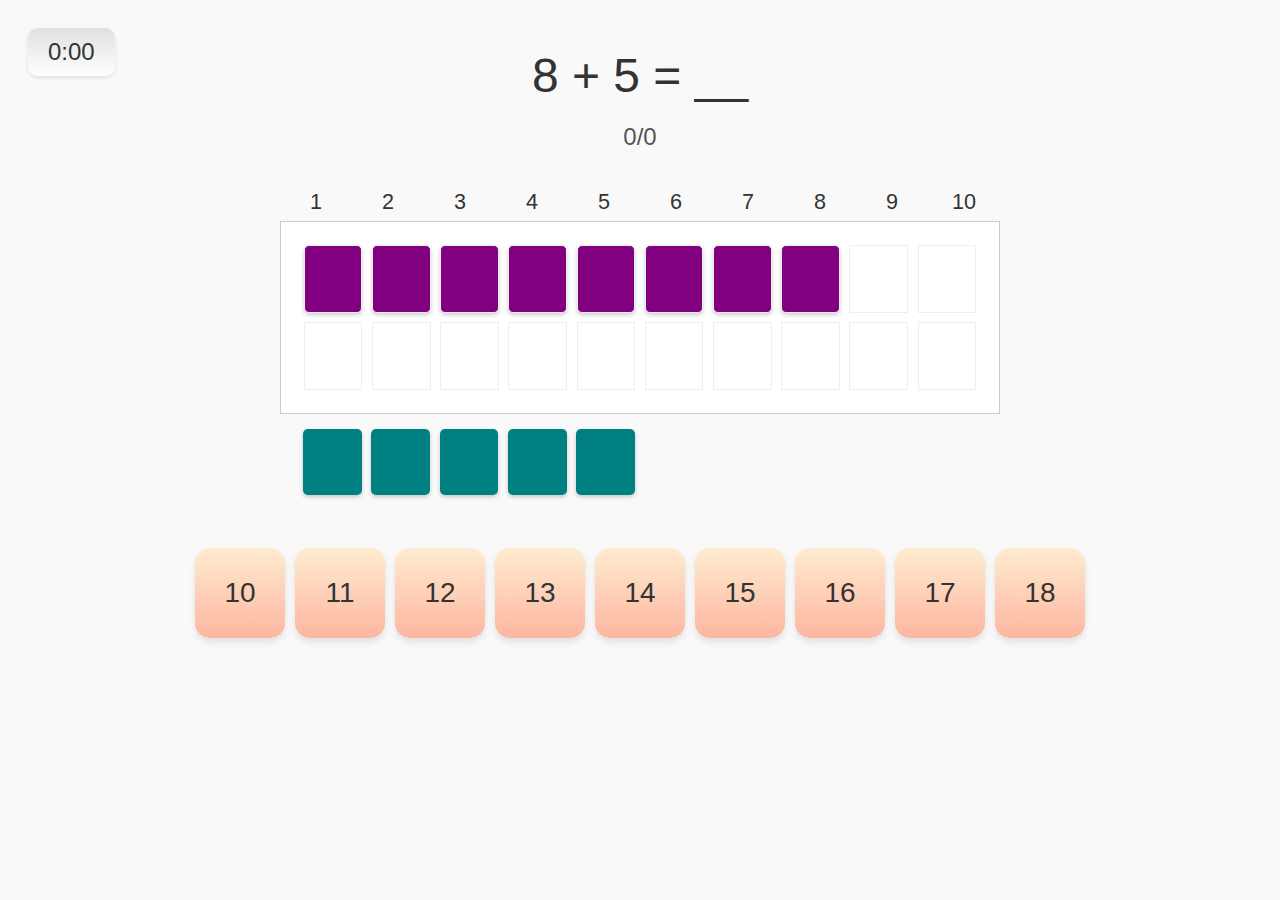
<file: AnimatedAddition.html>
<!DOCTYPE html>
<html lang="en">
<head>
    <meta charset="UTF-8">
    <meta name="viewport" content="width=device-width, initial-scale=1.0">
    <title>Math Addition Game</title>
    <style>
        body {
            font-family: Arial, sans-serif;
            text-align: center;
            padding: 20px;
            background-color: #f9f9f9;
            position: relative; /* Added for positioning Next button and timer */
        }
        #problem {
            font-size: 48px;
            margin: 20px;
            color: #333;
        }
        #problem .answer {
            text-decoration: underline;
        }
        #score {
            font-size: 24px;
            margin: 10px;
            color: #555;
        }
        #feedback {
            font-size: 32px;
            margin: 20px;
            color: green;
        }
        #visualization {
            width: 720px; /* Increased from 600px to 720px */
            margin: 20px auto;
            padding: 18px;
            background-color: transparent; /* Remove background from entire visualization */
        }
        .main-grid {
            border: 1px solid #ccc;
            background-color: #fff;
            padding: 18px;
            margin-bottom: 10px;
        }
        .staging-row {
            padding: 0 18px; /* Match the main grid's horizontal padding */
        }
        .row {
            display: flex;
            justify-content: center;
        }
        .cell {
            width: 66px;
            height: 66px;
            margin: 4.8px;
            border: 1px solid #eee;
        }
        .block {
            border-radius: 5px;
            box-shadow: 0 2px 4px rgba(0,0,0,0.2);
        }
        .block.sliding {
            transition: all 0.6s ease-in-out;
            transform: translateX(800px);
        }
        .block.sliding.slide-in {
            transform: translateX(0);
        }
        #staging-area {
            display: flex;
            justify-content: flex-start;
            width: 720px;
            margin: 10px auto;
            height: 66px;
            position: relative;
        }
        .staging-block {
            width: 66px;
            height: 66px;
            margin: 4.8px;
            border: 1px solid #eee;
            border-radius: 5px;
            box-shadow: 0 2px 4px rgba(0,0,0,0.2);
            background-color: teal;
            transition: all 0.8s ease-in-out;
            transform: translateX(800px);
        }
        .staging-block.slide-in {
            transform: translateX(0);
        }
        .staging-block.moving-to-final {
            transition: all 1.0s ease-in-out;
        }
        #label-row {
            display: flex;
            justify-content: space-around;
            width: 720px;
            margin: 0 auto 6px;
        }
        #label-row span {
            width: 66px;
            text-align: center;
            font-size: 21.6px;
            color: #333;
        }
        #buttons {
            display: flex;
            flex-direction: column;
            align-items: center;
            max-width: 600px;
            margin: 0 auto;
        }
        .button-row {
            display: flex;
            justify-content: center;
            margin: 5px 0;
        }
        button {
            width: 90px;
            height: 90px;
            font-size: 28px;
            margin: 5px;
            border: none;
            border-radius: 15px;
            background: linear-gradient(#ffecd1, #fcb69f);
            color: #333;
            cursor: pointer;
            box-shadow: 0 4px 6px rgba(0,0,0,0.1);
            transition: transform 0.2s, background 0.2s;
        }
        button:hover {
            background: linear-gradient(#fcb69f, #ffecd1);
            transform: scale(1.05);
        }
        #next {
            position: absolute;
            top: 20px;
            right: 20px; /* Reset to original position */
            width: auto;
            font-size: 24px;
            padding: 15px 60px;
            margin: 0;
            border-radius: 10px;
            background: linear-gradient(#a1c4fd, #c2e9fb);
            color: #333;
            border: none;
            cursor: pointer;
            box-shadow: 0 4px 6px rgba(0,0,0,0.1);
            transition: transform 0.2s, background 0.2s;
            white-space: normal;
            display: none; /* Controlled by JavaScript */
        }
        #next:hover {
            background: linear-gradient(#c2e9fb, #a1c4fd);
            transform: scale(1.05);
        }
        #timer {
            position: absolute;
            top: 20px;
            left: 20px; /* Moved to upper left-hand corner */
            font-size: 24px;
            color: #333;
            background: linear-gradient(#e0e0e0, #ffffff);
            padding: 10px 20px;
            border-radius: 10px;
            box-shadow: 0 2px 4px rgba(0,0,0,0.1);
        }
    </style>
</head>
<body>
    <div id="problem"></div>
    <div id="score">0/0</div>
    <div id="visualization"></div>
    <div id="feedback"></div>
    <button id="next" style="display:none;">Next</button>
    <div id="buttons"></div>
    <div id="timer">0:00</div>

    <script>
        let correct = 0;
        let total = 0;
        let a, b, formatType;
        const vis = document.getElementById('visualization');
        const nextBtn = document.getElementById('next');
        const buttonsDiv = document.getElementById('buttons');
        const timerDisplay = document.getElementById('timer');
        let startTime = Date.now();
        let timer;

        nextBtn.onclick = function() {
            newProblem();
            nextBtn.style.display = 'none';
            buttonsDiv.style.display = '';
        };

        // Define the 20 specific addition pairs that sum to more than 10
        const additionPairs = [
            [9, 2], [8, 3], [7, 4], [6, 5],
            [9, 3], [8, 4], [7, 5], [6, 6],
            [9, 4], [8, 5], [7, 6],
            [9, 5], [8, 6], [7, 7],
            [8, 7], [9, 6],
            [8, 8],
            [9, 7],
            [9, 8],
            [9, 9]
        ];

        let currentCycle = [];
        let cycleIndex = 0;

        function initializeNewCycle() {
            // Create a copy of all pairs and shuffle them
            currentCycle = [...additionPairs];
            // Fisher-Yates shuffle
            for (let i = currentCycle.length - 1; i > 0; i--) {
                const j = Math.floor(Math.random() * (i + 1));
                [currentCycle[i], currentCycle[j]] = [currentCycle[j], currentCycle[i]];
            }
            cycleIndex = 0;
        }

        function getNextPair() {
            if (cycleIndex >= currentCycle.length) {
                initializeNewCycle();
            }
            const pair = currentCycle[cycleIndex];
            cycleIndex++;
            return pair;
        }

        function updateTimer() {
            const elapsed = Math.floor((Date.now() - startTime) / 1000); // Time in seconds
            const minutes = Math.floor(elapsed / 60);
            const seconds = elapsed % 60;
            timerDisplay.textContent = `${minutes}:${seconds < 10 ? '0' : ''}${seconds}`;
        }

        function startTimer() {
            timer = setInterval(updateTimer, 1000);
            updateTimer(); // Initial call to set timer immediately
        }

        function newProblem() {
            // Get the next pair from our systematic cycle
            const pair = getNextPair();
            a = pair[0];
            b = pair[1];
            
            const sum = a + b;
            // Always use format: a + b = __
            formatType = 1;
            document.getElementById('problem').innerText = a + ' + ' + b + ' = __';
            document.getElementById('visualization').innerHTML = '';
            document.getElementById('feedback').innerText = '';
            
            // Reset button states
            buttonsDiv.style.display = '';
            buttonsDiv.style.pointerEvents = 'auto';
            
            // Show the blocks initially before user answers
            showInitialBlocks();
        }

        function checkAnswer(guess) {
            console.log(`checkAnswer called with guess: ${guess}, a: ${a}, b: ${b}`);
            const sum = a + b;
            let correctAnswer = sum; // Always asking for the sum
            let isCorrect = guess === correctAnswer;
            console.log(`correctAnswer: ${correctAnswer}, isCorrect: ${isCorrect}`);
            
            // Start the animated visualization
            animatedVisualize(isCorrect, correctAnswer, guess);
        }

        function showInitialBlocks() {
            const vis = document.getElementById('visualization');
            const sum = a + b;
            
            // Create label row
            let labelRow = document.createElement('div');
            labelRow.id = 'label-row';
            for (let i = 1; i <= 10; i++) {
                let label = document.createElement('span');
                label.innerText = i;
                labelRow.appendChild(label);
            }
            vis.appendChild(labelRow);

            // Create main grid container for first two rows
            let mainGrid = document.createElement('div');
            mainGrid.className = 'main-grid';

            // Create main grid rows
            let row1 = document.createElement('div');
            row1.className = 'row';
            let row2 = document.createElement('div');
            row2.className = 'row';
            
            // Create row 1 cells - purple blocks fill first 'a' positions
            for (let c = 0; c < 10; c++) {
                let cell = document.createElement('div');
                cell.className = 'cell';
                if (c < a) {
                    cell.style.backgroundColor = 'purple';
                    cell.classList.add('block');
                }
                row1.appendChild(cell);
            }
            
            // Create row 2 cells - all empty initially
            for (let c = 0; c < 10; c++) {
                let cell = document.createElement('div');
                cell.className = 'cell';
                row2.appendChild(cell);
            }

            // Create row 3 as staging area - teal blocks with invisible borders
            let row3 = document.createElement('div');
            row3.className = 'row staging-row';
            row3.id = 'staging-row';
            
            // Create row 3 cells - teal blocks for first 'b' positions, invisible borders
            for (let c = 0; c < 10; c++) {
                let cell = document.createElement('div');
                cell.className = 'cell';
                if (c < b) {
                    cell.style.backgroundColor = 'teal';
                    cell.classList.add('block');
                    cell.style.border = 'none'; // Make border invisible
                } else {
                    cell.style.border = 'none'; // Make empty cells invisible too
                }
                row3.appendChild(cell);
            }

            mainGrid.appendChild(row1);
            mainGrid.appendChild(row2);
            
            vis.appendChild(mainGrid);
            vis.appendChild(row3);
        }

        function animatedVisualize(isCorrect, correctAnswer, guess) {
            console.log(`animatedVisualize called with isCorrect: ${isCorrect}, correctAnswer: ${correctAnswer}, guess: ${guess}`);
            // Hide number pad during animation
            buttonsDiv.style.display = 'none';
            
            const sum = a + b;
            
            // Get existing elements
            const rows = vis.querySelectorAll('.row');
            
            console.log('Found rows:', rows.length);
            
            if (rows.length < 3) {
                console.error('Could not find enough rows in visualization');
                return;
            }
            
            const row1 = rows[0]; // First row
            const row2 = rows[1]; // Second row
            const row3 = rows[2]; // Staging row
            
            const row1Cells = Array.from(row1.children);
            const row2Cells = Array.from(row2.children);
            const row3Cells = Array.from(row3.children);
            
            // Calculate how many teal blocks should go to row 1 vs row 2
            let remainingInRow1 = 10 - a; // How many spaces left in row 1
            let blocksForRow1 = Math.min(b, remainingInRow1);
            let blocksForRow2 = b - blocksForRow1;
            
            console.log(`Animation: a=${a}, b=${b}, blocksForRow1=${blocksForRow1}, blocksForRow2=${blocksForRow2}`);
            
            // Animation sequence
            setTimeout(() => {
                // Step 1: Move first 'blocksForRow1' blocks from row 3 diagonally up and RIGHT to row 1
                for (let i = 0; i < blocksForRow1; i++) {
                    let sourceCell = row3Cells[i];
                    let targetCell = row1Cells[a + i];
                    
                    // Get actual positions of source and target cells
                    let sourceRect = sourceCell.getBoundingClientRect();
                    let targetRect = targetCell.getBoundingClientRect();
                    
                    // Calculate exact movement needed
                    let horizontalDistance = targetRect.left - sourceRect.left;
                    let verticalDistance = targetRect.top - sourceRect.top;
                    
                    sourceCell.style.transition = 'transform 1.4s linear';
                    sourceCell.style.transform = `translateY(${verticalDistance}px) translateX(${horizontalDistance}px)`;
                    
                    // After animation completes, transfer to grid
                    setTimeout(() => {
                        targetCell.style.backgroundColor = 'teal';
                        targetCell.classList.add('block');
                        sourceCell.style.backgroundColor = '';
                        sourceCell.classList.remove('block');
                        sourceCell.style.transform = '';
                        sourceCell.style.transition = '';
                    }, 1400);
                }
                
                // Step 2: Move remaining blocks from row 3 diagonally up and LEFT to row 2
                setTimeout(() => {
                    for (let i = 0; i < blocksForRow2; i++) {
                        let sourceCell = row3Cells[blocksForRow1 + i];
                        let targetCell = row2Cells[i];
                        
                        // Get actual positions of source and target cells
                        let sourceRect = sourceCell.getBoundingClientRect();
                        let targetRect = targetCell.getBoundingClientRect();
                        
                        // Calculate exact movement needed
                        let horizontalDistance = targetRect.left - sourceRect.left;
                        let verticalDistance = targetRect.top - sourceRect.top;
                        
                        sourceCell.style.transition = 'transform 1.4s linear';
                        sourceCell.style.transform = `translateY(${verticalDistance}px) translateX(${horizontalDistance}px)`;
                        
                        // After animation completes, transfer to grid
                        setTimeout(() => {
                            targetCell.style.backgroundColor = 'teal';
                            targetCell.classList.add('block');
                            sourceCell.style.backgroundColor = '';
                            sourceCell.classList.remove('block');
                            sourceCell.style.transform = '';
                            sourceCell.style.transition = '';
                        }, 1400);
                    }
                }, 1500); // Wait for first animation to complete (1.4s + buffer)
                
                // Clean up transforms after all animations
                setTimeout(() => {
                    [...row1Cells, ...row2Cells, ...row3Cells].forEach(cell => {
                        cell.style.transform = '';
                        cell.style.transition = '';
                    });
                }, 3500); // 1.4s + 1.5s + 0.6s buffer
                
            }, 500); // Start animation after brief pause
            
            setTimeout(() => {
                // Show feedback and handle result after all animations complete
                if (isCorrect) {
                    total++;
                    correct++;
                    document.getElementById('feedback').innerText = 'Correct!';
                    document.getElementById('feedback').style.color = 'green';
                    document.getElementById('score').innerText = correct + '/' + total;
                    
                    // Update problem display with correct answer (always format 1)
                    document.getElementById('problem').innerHTML = a + ' + ' + b + ' = <span class="answer">' + correctAnswer + '</span>';
                    
                    // Show next button, keep number pad hidden until next problem
                    nextBtn.style.display = 'block';
                    // buttonsDiv stays hidden for correct answers
                } else {
                    total++;
                    document.getElementById('feedback').innerText = `Wrong! The answer is ${correctAnswer} (not ${guess})`;
                    document.getElementById('feedback').style.color = 'red';
                    document.getElementById('score').innerText = correct + '/' + total;
                    
                    // Update problem display with correct answer
                    document.getElementById('problem').innerHTML = a + ' + ' + b + ' = <span class="answer">' + correctAnswer + '</span>';
                    
                    // Show next button, no retry allowed
                    nextBtn.style.display = 'block';
                    // buttonsDiv stays hidden for wrong answers too
                }
            }, 4000); // Show feedback after all animations complete (1.4s + 1.5s + 1.4s + buffer)
        }

        function visualize() {
            vis.innerHTML = '';
            const sum = a + b;
            let labelRow = document.createElement('div');
            labelRow.id = 'label-row';
            for (let i = 1; i <= 10; i++) {
                let label = document.createElement('span');
                label.innerText = i;
                labelRow.appendChild(label);
            }
            vis.appendChild(labelRow);

            let row1 = document.createElement('div');
            row1.className = 'row';
            let row2 = document.createElement('div');
            row2.className = 'row';
            let pos = 1;

            // Fill row 1
            for (let c = 0; c < 10; c++) {
                let cell = document.createElement('div');
                cell.className = 'cell';
                if (pos <= sum) {
                    cell.style.backgroundColor = pos <= a ? 'purple' : 'teal';
                    cell.classList.add('block');
                }
                row1.appendChild(cell);
                pos++;
            }

            // Fill row 2
            for (let c = 0; c < 10; c++) {
                let cell = document.createElement('div');
                cell.className = 'cell';
                if (pos <= sum) {
                    cell.style.backgroundColor = pos <= a ? 'purple' : 'teal';
                    cell.classList.add('block');
                }
                row2.appendChild(cell);
                pos++;
            }

            vis.appendChild(row1);
            vis.appendChild(row2);
        }

        // Create buttons 10-18 in one row (1-9 commented out for now)
        const buttonsContainer = document.getElementById('buttons');
        
        // Uncomment below for single digit addition (3+4, etc.)
        /*
        const buttonRow1 = document.createElement('div');
        buttonRow1.className = 'button-row';
        for (let i = 1; i <= 9; i++) {
            const btn = document.createElement('button');
            btn.innerText = i;
            btn.onclick = () => checkAnswer(i);
            buttonRow1.appendChild(btn);
        }
        buttonsContainer.appendChild(buttonRow1);
        */
        
        // Buttons 10-18 for teen addition
        const buttonRow2 = document.createElement('div');
        buttonRow2.className = 'button-row';
        for (let i = 10; i <= 18; i++) {
            const btn = document.createElement('button');
            btn.innerText = i;
            btn.onclick = () => checkAnswer(i);
            buttonRow2.appendChild(btn);
        }
        buttonsContainer.appendChild(buttonRow2);

        // Start the game and timer
        initializeNewCycle(); // Initialize the first cycle of pairs
        newProblem();
        startTimer();
    </script>
</body>
</html>
</file>
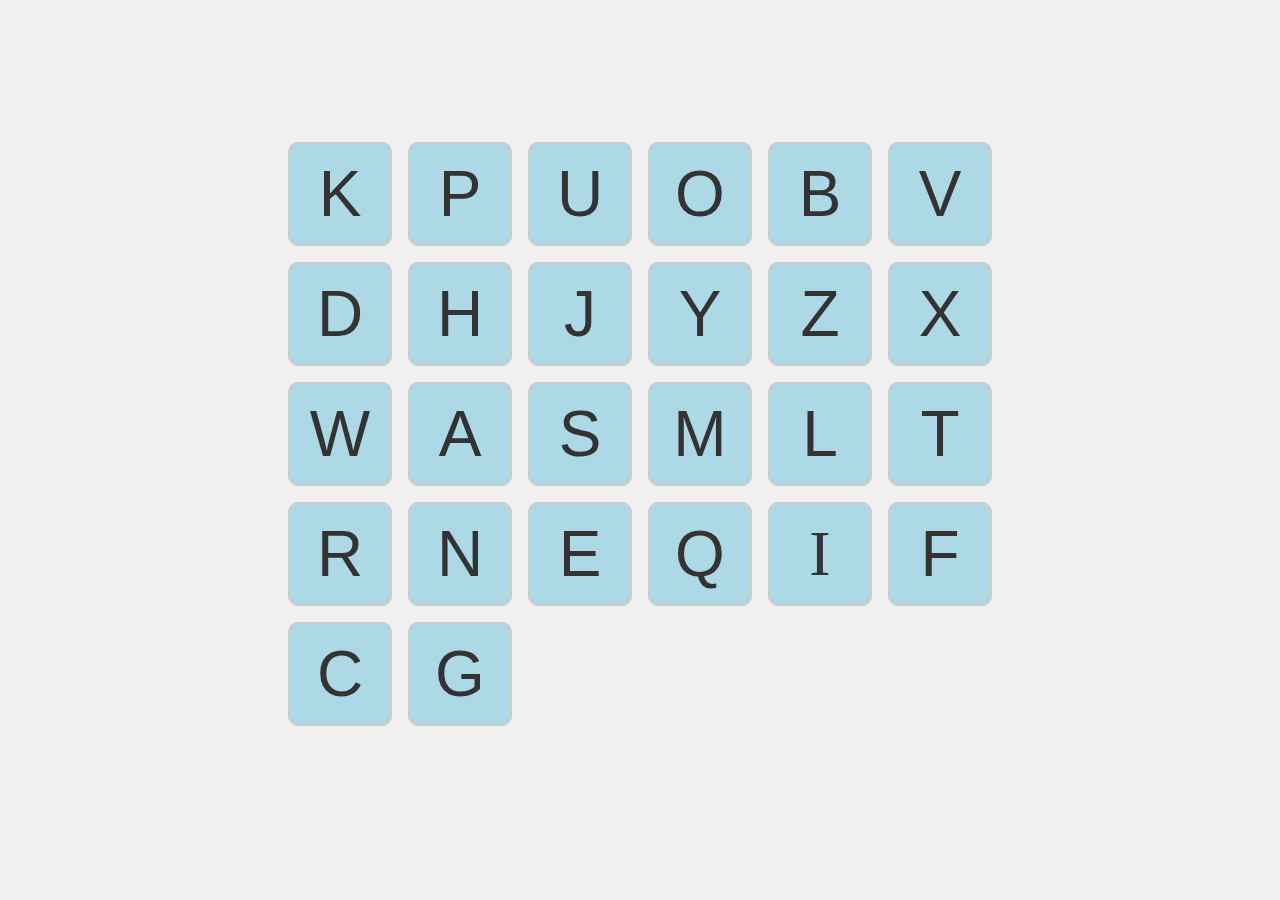
<file: LearningLetters.html>
<script type="text/javascript">
        var gk_isXlsx = false;
        var gk_xlsxFileLookup = {};
        var gk_fileData = {};
        function filledCell(cell) {
          return cell !== '' && cell != null;
        }
        function loadFileData(filename) {
        if (gk_isXlsx && gk_xlsxFileLookup[filename]) {
            try {
                var workbook = XLSX.read(gk_fileData[filename], { type: 'base64' });
                var firstSheetName = workbook.SheetNames[0];
                var worksheet = workbook.Sheets[firstSheetName];

                // Convert sheet to JSON to filter blank rows
                var jsonData = XLSX.utils.sheet_to_json(worksheet, { header: 1, blankrows: false, defval: '' });
                // Filter out blank rows (rows where all cells are empty, null, or undefined)
                var filteredData = jsonData.filter(row => row.some(filledCell));

                // Heuristic to find the header row by ignoring rows with fewer filled cells than the next row
                var headerRowIndex = filteredData.findIndex((row, index) =>
                  row.filter(filledCell).length >= filteredData[index + 1]?.filter(filledCell).length
                );
                // Fallback
                if (headerRowIndex === -1 || headerRowIndex > 25) {
                  headerRowIndex = 0;
                }

                // Convert filtered JSON back to CSV
                var csv = XLSX.utils.aoa_to_sheet(filteredData.slice(headerRowIndex)); // Create a new sheet from filtered array of arrays
                csv = XLSX.utils.sheet_to_csv(csv, { header: 1 });
                return csv;
            } catch (e) {
                console.error(e);
                return "";
            }
        }
        return gk_fileData[filename] || "";
        }
        </script><!DOCTYPE html>
<html lang="en">
<head>
    <meta charset="UTF-8">
    <meta name="viewport" content="width=device-width, initial-scale=1.0">
    <title>Letter Learning Game</title>
    <style>
        body {
            display: flex;
            flex-direction: column;
            align-items: center;
            justify-content: center;
            height: 100vh;
            margin: 0;
            font-family: Arial, sans-serif;
            background-color: #f0f0f0;
            touch-action: manipulation;
        }
        #letterContainer {
            display: grid;
            grid-template-columns: repeat(6, 1fr); /* 6 columns for 26 letters */
            gap: 1rem;
            max-width: 90%;
            margin-bottom: 2rem;
        }
        .letter {
            font-size: 4rem;
            color: #333;
            background-color: #add8e6; /* Light blue for unsaid letters */
            border: 2px solid #ccc;
            border-radius: 10px;
            display: flex;
            align-items: center;
            justify-content: center;
            cursor: pointer;
            width: 100px;
            height: 100px;
            user-select: none;
            touch-action: manipulation;
        }
        .letter.grayed {
            color: #aaa;
            background-color: #eee;
            cursor: default;
        }
        .letter-i {
            font-family: "Times New Roman", Times, serif; /* Serif font for I */
            font-size: 4rem; /* Match size of other letters */
        }
        #confettiCanvas {
            position: fixed;
            top: 0;
            left: 0;
            pointer-events: none;
            z-index: 1000;
        }
        #celebrationMessage {
            font-size: 3rem;
            color: #4CAF50;
            display: none;
            margin-top: 2rem;
        }
    </style>
</head>
<body>
    <div id="letterContainer"></div>
    <div id="celebrationMessage">Great Job! 🎉</div>
    <canvas id="confettiCanvas"></canvas>
    <script>
        const letters = 'ABCDEFGHIJKLMNOPQRSTUVWXYZ'.split('');
        
        // Function to shuffle an array randomly
        function shuffleArray(array) {
            const shuffled = [...array]; // Create a copy
            for (let i = shuffled.length - 1; i > 0; i--) {
                const j = Math.floor(Math.random() * (i + 1));
                [shuffled[i], shuffled[j]] = [shuffled[j], shuffled[i]];
            }
            return shuffled;
        }
        
        // Shuffle the letters randomly
        const shuffledLetters = shuffleArray(letters);
        
        const letterContainer = document.getElementById('letterContainer');
        const celebrationMessage = document.getElementById('celebrationMessage');
        const canvas = document.getElementById('confettiCanvas');
        const ctx = canvas.getContext('2d');
        let grayedCount = 0;
        let particles = [];

        // Set canvas size
        canvas.width = window.innerWidth;
        canvas.height = window.innerHeight;

        // Create letter elements
        shuffledLetters.forEach(letter => {
            const div = document.createElement('div');
            div.classList.add('letter');
            if (letter === 'I') {
                div.classList.add('letter-i'); // Apply serif font to I
            }
            div.textContent = letter;
            div.addEventListener('click', () => {
                if (!div.classList.contains('grayed')) {
                    div.classList.add('grayed');
                    grayedCount++;
                    if (grayedCount === 26) {
                        setTimeout(celebrate, 500); // Delay celebration for smoother effect
                    }
                }
            });
            letterContainer.appendChild(div);
        });

        // Confetti particles
        function createParticle(x, y) {
            const hue = Math.random() * 360; // Full rainbow spectrum
            return {
                x: x,
                y: y,
                vx: (Math.random() * 10 - 5) * 0.5, // Reduced speed
                vy: (Math.random() * -10 - 5) * 0.5,
                color: hue, // Store hue for hsla
                size: Math.random() * 8 + 4,
                alpha: 1
            };
        }

        function drawParticles() {
            ctx.clearRect(0, 0, canvas.width, canvas.height);
            particles.forEach(p => {
                ctx.fillStyle = `hsla(${p.color}, 80%, 50%, ${p.alpha})`; // Use hsla for proper alpha
                ctx.beginPath();
                ctx.arc(p.x, p.y, p.size, 0, Math.PI * 2);
                ctx.fill();

                p.x += p.vx;
                p.y += p.vy;
                p.vy += 0.05; // Reduced gravity
                p.alpha -= 0.003; // Slower fade-out
            });

            // Filter out faded or off-screen particles
            particles = particles.filter(p => p.alpha > 0 && p.y < canvas.height);

            // Continue animation if particles remain
            if (particles.length > 0) {
                requestAnimationFrame(drawParticles);
            } else {
                ctx.clearRect(0, 0, canvas.width, canvas.height); // Clear canvas when done
            }
        }

        function celebrate() {
            celebrationMessage.style.display = 'block';
            particles = []; // Reset particles array
            for (let i = 0; i < 150; i++) {
                particles.push(createParticle(canvas.width / 2, canvas.height / 2)); // Center confetti
            }
            drawParticles();
        }

        // Handle resize
        window.addEventListener('resize', () => {
            canvas.width = window.innerWidth;
            canvas.height = window.innerHeight;
        });
    </script>
</body>
</html>
</file>
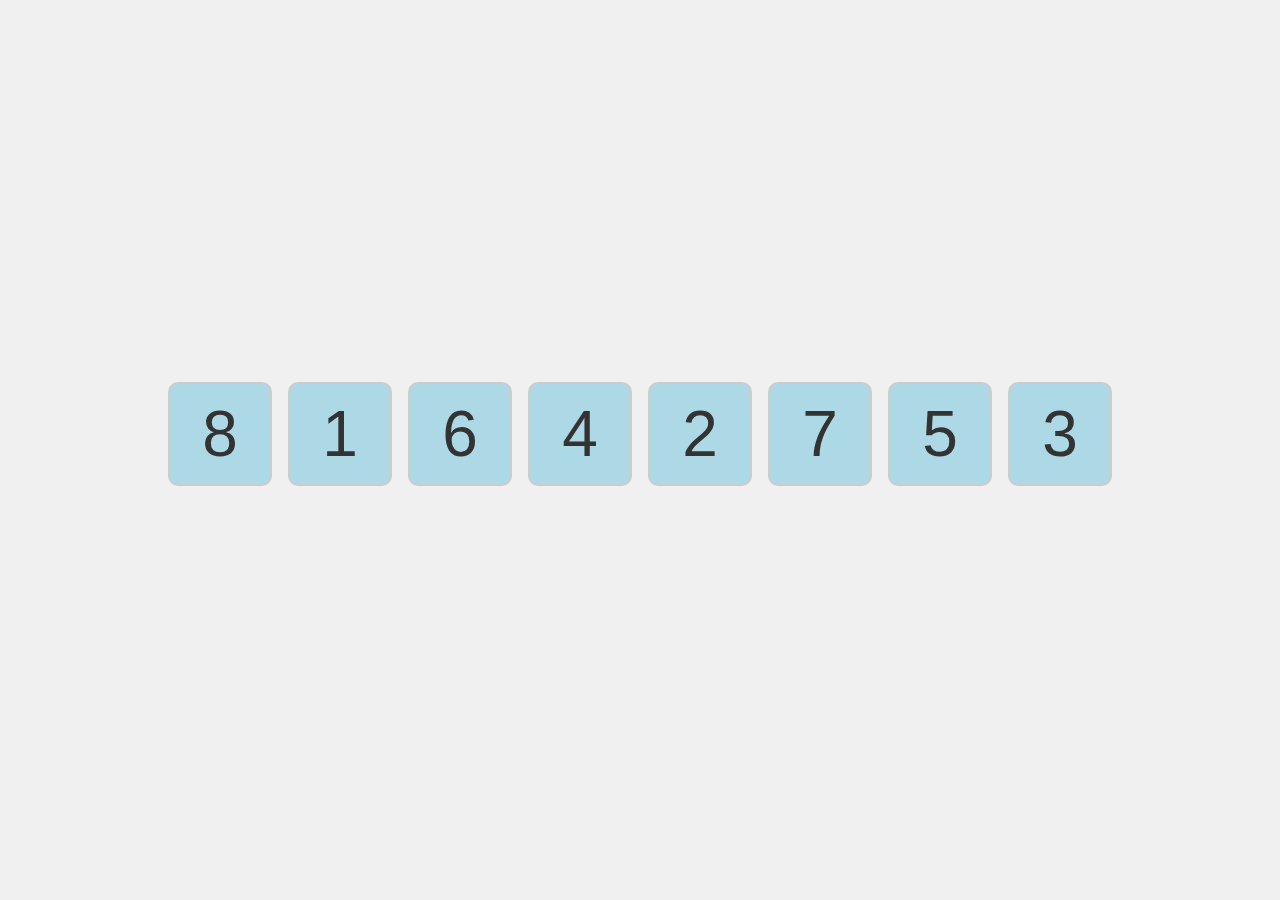
<file: LearningNumbers.html>
<script type="text/javascript">
        var gk_isXlsx = false;
        var gk_xlsxFileLookup = {};
        var gk_fileData = {};
        function filledCell(cell) {
          return cell !== '' && cell != null;
        }
        function loadFileData(filename) {
        if (gk_isXlsx && gk_xlsxFileLookup[filename]) {
            try {
                var workbook = XLSX.read(gk_fileData[filename], { type: 'base64' });
                var firstSheetName = workbook.SheetNames[0];
                var worksheet = workbook.Sheets[firstSheetName];

                // Convert sheet to JSON to filter blank rows
                var jsonData = XLSX.utils.sheet_to_json(worksheet, { header: 1, blankrows: false, defval: '' });
                // Filter out blank rows (rows where all cells are empty, null, or undefined)
                var filteredData = jsonData.filter(row => row.some(filledCell));

                // Heuristic to find the header row by ignoring rows with fewer filled cells than the next row
                var headerRowIndex = filteredData.findIndex((row, index) =>
                  row.filter(filledCell).length >= filteredData[index + 1]?.filter(filledCell).length
                );
                // Fallback
                if (headerRowIndex === -1 || headerRowIndex > 25) {
                  headerRowIndex = 0;
                }

                // Convert filtered JSON back to CSV
                var csv = XLSX.utils.aoa_to_sheet(filteredData.slice(headerRowIndex)); // Create a new sheet from filtered array of arrays
                csv = XLSX.utils.sheet_to_csv(csv, { header: 1 });
                return csv;
            } catch (e) {
                console.error(e);
                return "";
            }
        }
        return gk_fileData[filename] || "";
        }
        </script><!DOCTYPE html>
<html lang="en">
<head>
    <meta charset="UTF-8">
    <meta name="viewport" content="width=device-width, initial-scale=1.0">
    <title>Number Learning Game</title>
    <style>
        body {
            display: flex;
            flex-direction: column;
            align-items: center;
            justify-content: center;
            height: 100vh;
            margin: 0;
            font-family: Arial, sans-serif;
            background-color: #f0f0f0;
            touch-action: manipulation;
        }
        #numberContainer {
            display: grid;
            grid-template-columns: repeat(8, 1fr); /* 8 columns for 8 numbers */
            gap: 1rem;
            max-width: 90%;
            margin-bottom: 2rem;
        }
        .number {
            font-size: 4rem;
            color: #333;
            background-color: #add8e6; /* Light blue for unclicked numbers */
            border: 2px solid #ccc;
            border-radius: 10px;
            display: flex;
            align-items: center;
            justify-content: center;
            cursor: pointer;
            width: 100px;
            height: 100px;
            user-select: none;
            touch-action: manipulation;
            font-family: Arial, sans-serif;
        }
        .number.grayed {
            color: #aaa;
            background-color: #eee;
            cursor: default;
        }
        #confettiCanvas {
            position: fixed;
            top: 0;
            left: 0;
            pointer-events: none;
            z-index: 1000;
        }
        #celebrationMessage {
            font-size: 3rem;
            color: #4CAF50;
            display: none;
            margin-top: 2rem;
        }
    </style>
</head>
<body>
    <div id="numberContainer"></div>
    <div id="celebrationMessage">Great Job! 🎉</div>
    <canvas id="confettiCanvas"></canvas>
    <script>
        const numbers = [1, 2, 3, 4, 5, 6, 7, 8];
        
        // Function to shuffle an array randomly
        function shuffleArray(array) {
            const shuffled = [...array]; // Create a copy
            for (let i = shuffled.length - 1; i > 0; i--) {
                const j = Math.floor(Math.random() * (i + 1));
                [shuffled[i], shuffled[j]] = [shuffled[j], shuffled[i]];
            }
            return shuffled;
        }
        
        // Shuffle the numbers randomly
        const shuffledNumbers = shuffleArray(numbers);
        
        const numberContainer = document.getElementById('numberContainer');
        const celebrationMessage = document.getElementById('celebrationMessage');
        const canvas = document.getElementById('confettiCanvas');
        const ctx = canvas.getContext('2d');
        let grayedCount = 0;
        let particles = [];

        // Set canvas size
        canvas.width = window.innerWidth;
        canvas.height = window.innerHeight;

        // Create number elements
        shuffledNumbers.forEach(number => {
            const div = document.createElement('div');
            div.classList.add('number');
            div.textContent = number;
            div.addEventListener('click', () => {
                if (!div.classList.contains('grayed')) {
                    div.classList.add('grayed');
                    grayedCount++;
                    if (grayedCount === 8) {
                        setTimeout(celebrate, 500); // Delay celebration for smoother effect
                    }
                }
            });
            numberContainer.appendChild(div);
        });

        // Confetti particles
        function createParticle(x, y) {
            const hue = Math.random() * 360; // Full rainbow spectrum
            return {
                x: x,
                y: y,
                vx: (Math.random() * 10 - 5) * 0.5, // Reduced speed
                vy: (Math.random() * -10 - 5) * 0.5,
                color: hue, // Store hue for hsla
                size: Math.random() * 8 + 4,
                alpha: 1
            };
        }

        function drawParticles() {
            ctx.clearRect(0, 0, canvas.width, canvas.height);
            particles.forEach(p => {
                ctx.fillStyle = `hsla(${p.color}, 80%, 50%, ${p.alpha})`; // Use hsla for proper alpha
                ctx.beginPath();
                ctx.arc(p.x, p.y, p.size, 0, Math.PI * 2);
                ctx.fill();

                p.x += p.vx;
                p.y += p.vy;
                p.vy += 0.05; // Reduced gravity
                p.alpha -= 0.003; // Slower fade-out
            });

            // Filter out faded or off-screen particles
            particles = particles.filter(p => p.alpha > 0 && p.y < canvas.height);

            // Continue animation if particles remain
            if (particles.length > 0) {
                requestAnimationFrame(drawParticles);
            } else {
                ctx.clearRect(0, 0, canvas.width, canvas.height); // Clear canvas when done
            }
        }

        function celebrate() {
            celebrationMessage.style.display = 'block';
            particles = []; // Reset particles array
            for (let i = 0; i < 150; i++) {
                particles.push(createParticle(canvas.width / 2, canvas.height / 2)); // Center confetti
            }
            drawParticles();
        }

        // Handle resize
        window.addEventListener('resize', () => {
            canvas.width = window.innerWidth;
            canvas.height = window.innerHeight;
        });
    </script>
</body>
</html>
</file>
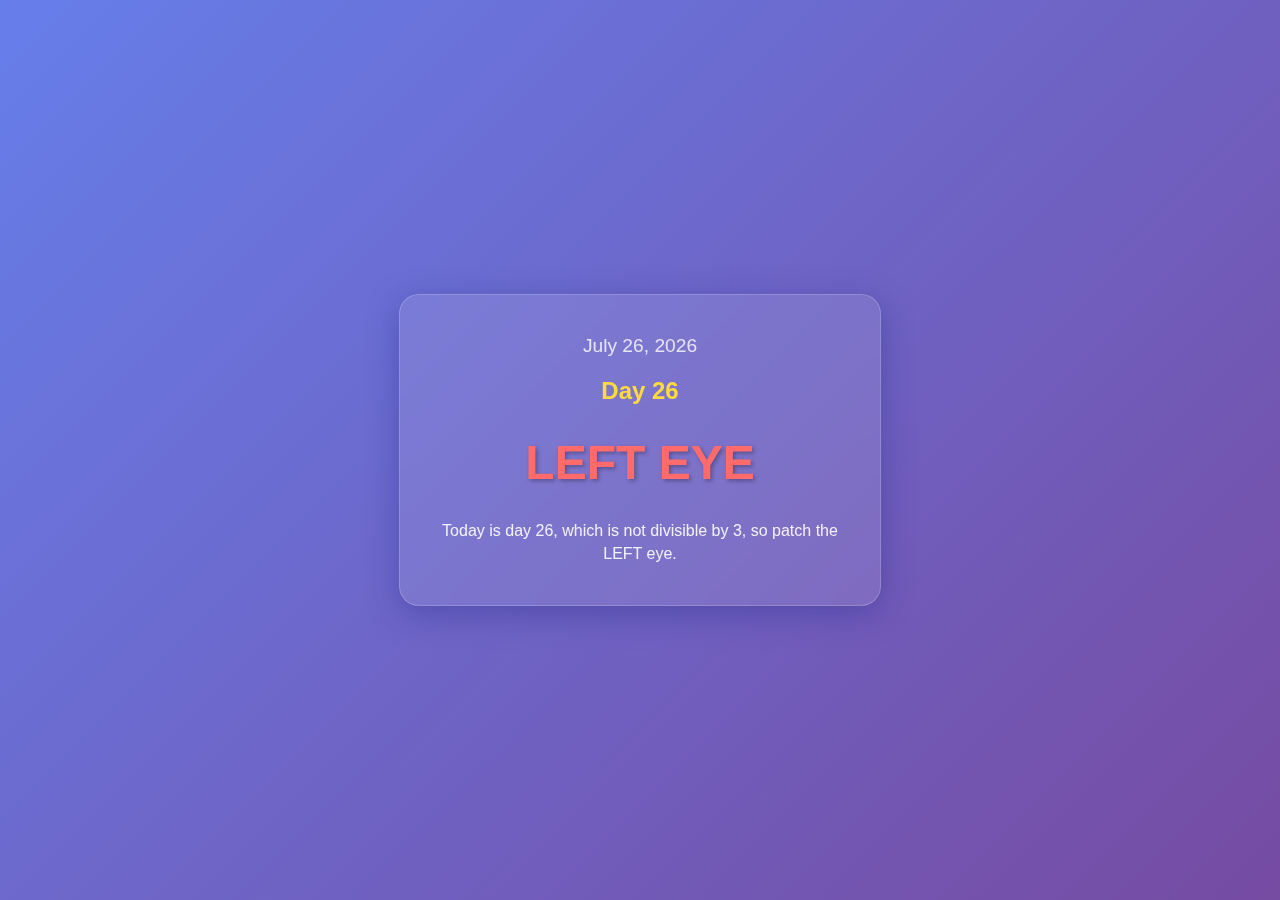
<file: Patch.html>
<!DOCTYPE html>
<html lang="en">
<head>
    <meta charset="UTF-8">
    <meta name="viewport" content="width=device-width, initial-scale=1.0">
    <title>Eye Patch Guide</title>
    <style>
        body {
            font-family: Arial, sans-serif;
            display: flex;
            flex-direction: column;
            justify-content: center;
            align-items: center;
            min-height: 100vh;
            margin: 0;
            background: linear-gradient(135deg, #667eea 0%, #764ba2 100%);
            color: white;
            text-align: center;
            padding: 20px;
            box-sizing: border-box;
        }
        
        .container {
            background: rgba(255, 255, 255, 0.1);
            backdrop-filter: blur(10px);
            border-radius: 20px;
            padding: 40px;
            box-shadow: 0 8px 32px rgba(31, 38, 135, 0.37);
            border: 1px solid rgba(255, 255, 255, 0.18);
            max-width: 400px;
            width: 100%;
        }
        
        .date {
            font-size: 1.2em;
            margin-bottom: 20px;
            opacity: 0.8;
        }
        
        .eye-instruction {
            font-size: 3em;
            font-weight: bold;
            margin: 30px 0;
            text-shadow: 2px 2px 4px rgba(0, 0, 0, 0.3);
        }
        
        .left-eye {
            color: #ff6b6b;
        }
        
        .right-eye {
            color: #4ecdc4;
        }
        
        .explanation {
            font-size: 1em;
            margin-top: 20px;
            opacity: 0.9;
            line-height: 1.4;
        }
        
        .day-number {
            font-size: 1.5em;
            font-weight: bold;
            color: #ffd93d;
            margin: 10px 0;
        }
    </style>
</head>
<body>
    <div class="container">
        <div class="date" id="currentDate"></div>
        <div class="day-number" id="dayNumber"></div>
        <div class="eye-instruction" id="eyeInstruction"></div>
        <div class="explanation" id="explanation"></div>
    </div>

    <script>
        function updatePatchInstructions() {
            const today = new Date();
            const day = today.getDate();
            const monthNames = ["January", "February", "March", "April", "May", "June",
                "July", "August", "September", "October", "November", "December"];
            const month = monthNames[today.getMonth()];
            const year = today.getFullYear();
            
            // Update date display
            document.getElementById('currentDate').textContent = `${month} ${day}, ${year}`;
            document.getElementById('dayNumber').textContent = `Day ${day}`;
            
            const eyeInstruction = document.getElementById('eyeInstruction');
            const explanation = document.getElementById('explanation');
            
            if (day % 3 === 0) {
                // Day is divisible by 3 - patch RIGHT eye
                eyeInstruction.textContent = 'RIGHT EYE';
                eyeInstruction.className = 'eye-instruction right-eye';
                explanation.textContent = `Today is day ${day}, which is divisible by 3, so patch the RIGHT eye.`;
            } else {
                // Day is NOT divisible by 3 - patch LEFT eye
                eyeInstruction.textContent = 'LEFT EYE';
                eyeInstruction.className = 'eye-instruction left-eye';
                explanation.textContent = `Today is day ${day}, which is not divisible by 3, so patch the LEFT eye.`;
            }
        }
        
        // Update immediately when page loads
        updatePatchInstructions();
        
        // Update every hour in case the page is left open overnight
        setInterval(updatePatchInstructions, 3600000);
    </script>
</body>
</html>
</file>
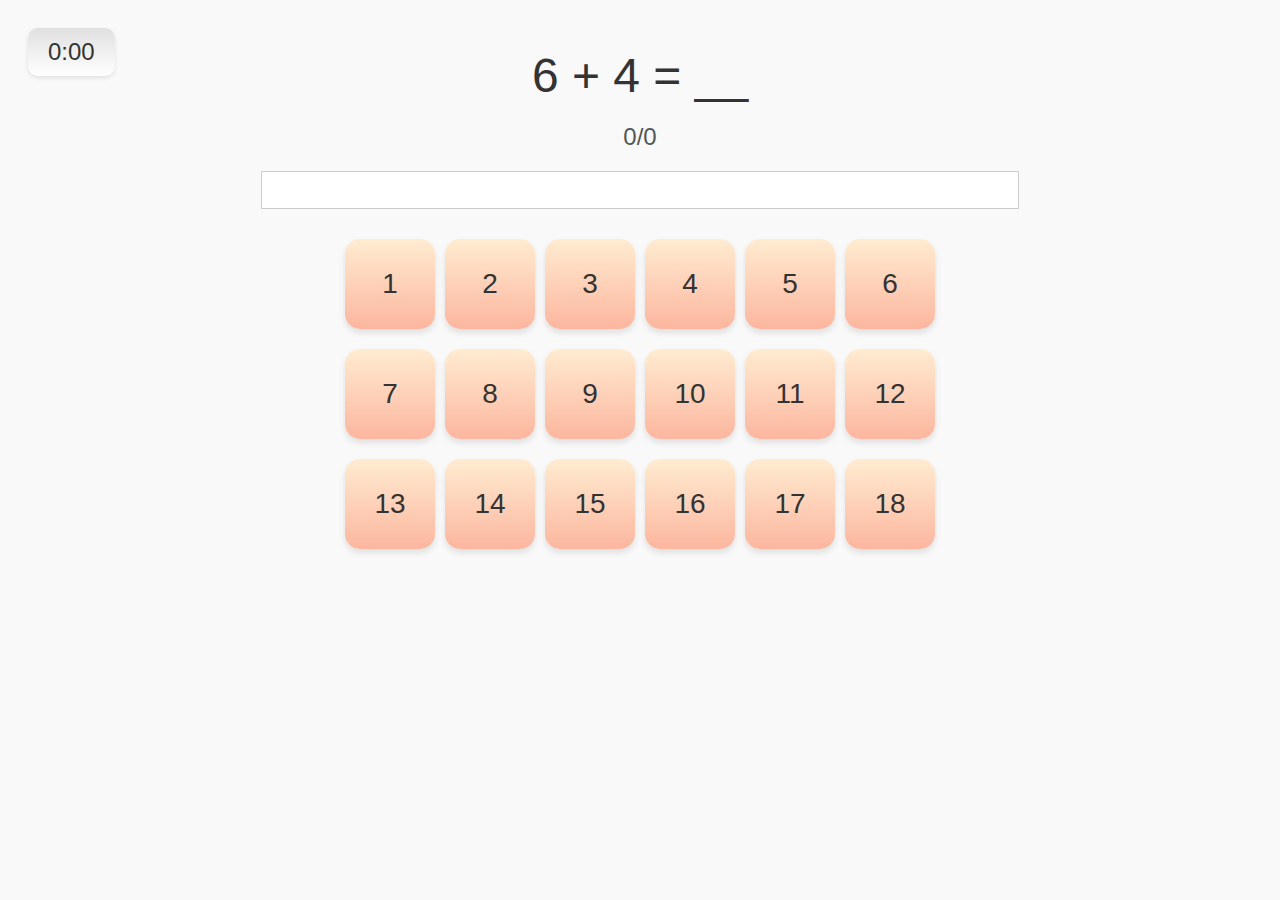
<file: SingleDigitAddition.html>
<!DOCTYPE html>
<html lang="en">
<head>
    <meta charset="UTF-8">
    <meta name="viewport" content="width=device-width, initial-scale=1.0">
    <title>Math Addition Game</title>
    <style>
        body {
            font-family: Arial, sans-serif;
            text-align: center;
            padding: 20px;
            background-color: #f9f9f9;
            position: relative; /* Added for positioning Next button and timer */
        }
        #problem {
            font-size: 48px;
            margin: 20px;
            color: #333;
        }
        #problem .answer {
            text-decoration: underline;
        }
        #score {
            font-size: 24px;
            margin: 10px;
            color: #555;
        }
        #feedback {
            font-size: 32px;
            margin: 20px;
            color: green;
        }
        #visualization {
            width: 720px; /* Increased from 600px to 720px */
            margin: 20px auto;
            border: 1px solid #ccc;
            padding: 18px;
            background-color: #fff;
        }
        .row {
            display: flex;
            justify-content: center;
        }
        .cell {
            width: 66px;
            height: 66px;
            margin: 4.8px;
            border: 1px solid #eee;
        }
        .block {
            border-radius: 5px;
            box-shadow: 0 2px 4px rgba(0,0,0,0.2);
        }
        #label-row {
            display: flex;
            justify-content: space-around;
            width: 720px;
            margin: 0 auto 6px;
        }
        #label-row span {
            width: 66px;
            text-align: center;
            font-size: 21.6px;
            color: #333;
        }
        #buttons {
            display: flex;
            flex-direction: column;
            align-items: center;
            max-width: 600px;
            margin: 0 auto;
        }
        .button-row {
            display: flex;
            justify-content: center;
            margin: 5px 0;
        }
        button {
            width: 90px;
            height: 90px;
            font-size: 28px;
            margin: 5px;
            border: none;
            border-radius: 15px;
            background: linear-gradient(#ffecd1, #fcb69f);
            color: #333;
            cursor: pointer;
            box-shadow: 0 4px 6px rgba(0,0,0,0.1);
            transition: transform 0.2s, background 0.2s;
        }
        button:hover {
            background: linear-gradient(#fcb69f, #ffecd1);
            transform: scale(1.05);
        }
        #next {
            position: absolute;
            top: 20px;
            right: 20px; /* Reset to original position */
            width: auto;
            font-size: 24px;
            padding: 15px 60px;
            margin: 0;
            border-radius: 10px;
            background: linear-gradient(#a1c4fd, #c2e9fb);
            color: #333;
            border: none;
            cursor: pointer;
            box-shadow: 0 4px 6px rgba(0,0,0,0.1);
            transition: transform 0.2s, background 0.2s;
            white-space: normal;
            display: none; /* Controlled by JavaScript */
        }
        #next:hover {
            background: linear-gradient(#c2e9fb, #a1c4fd);
            transform: scale(1.05);
        }
        #timer {
            position: absolute;
            top: 20px;
            left: 20px; /* Moved to upper left-hand corner */
            font-size: 24px;
            color: #333;
            background: linear-gradient(#e0e0e0, #ffffff);
            padding: 10px 20px;
            border-radius: 10px;
            box-shadow: 0 2px 4px rgba(0,0,0,0.1);
        }
    </style>
</head>
<body>
    <div id="problem"></div>
    <div id="score">0/0</div>
    <div id="feedback"></div>
    <div id="visualization"></div>
    <button id="next" style="display:none;">Next</button>
    <div id="buttons"></div>
    <div id="timer">0:00</div>

    <script>
        let correct = 0;
        let total = 0;
        let a, b, formatType;
        const vis = document.getElementById('visualization');
        const nextBtn = document.getElementById('next');
        const buttonsDiv = document.getElementById('buttons');
        const timerDisplay = document.getElementById('timer');
        let startTime = Date.now();
        let timer;

        nextBtn.onclick = function() {
            newProblem();
            nextBtn.style.display = 'none';
            buttonsDiv.style.display = '';
        };

        const weights = [3, 6, 9, 10, 14, 14, 14, 15, 15];
        const options = [];
        for (let num = 1; num <= 9; num++) {
            for (let i = 0; i < weights[num - 1]; i++) {
                options.push(num);
            }
        }

        function weightedRandom() {
            const index = Math.floor(Math.random() * options.length);
            return options[index];
        }

        function updateTimer() {
            const elapsed = Math.floor((Date.now() - startTime) / 1000); // Time in seconds
            const minutes = Math.floor(elapsed / 60);
            const seconds = elapsed % 60;
            timerDisplay.textContent = `${minutes}:${seconds < 10 ? '0' : ''}${seconds}`;
        }

        function startTimer() {
            timer = setInterval(updateTimer, 1000);
            updateTimer(); // Initial call to set timer immediately
        }

        function newProblem() {
            a = weightedRandom();
            b = weightedRandom();
            const sum = a + b;
            const rand = Math.random();
            if (rand < 0.33) {
                formatType = 1; // a + b = __
                document.getElementById('problem').innerText = a + ' + ' + b + ' = __';
            } else if (rand < 0.66) {
                formatType = 2; // __ + b = sum
                document.getElementById('problem').innerText = '__ + ' + b + ' = ' + sum;
            } else {
                formatType = 3; // a + __ = sum
                document.getElementById('problem').innerText = a + ' + __ = ' + sum;
            }
            document.getElementById('visualization').innerHTML = '';
            document.getElementById('feedback').innerText = '';
        }

        function checkAnswer(guess) {
            const sum = a + b;
            total++;
            let correctAnswer;
            if (formatType === 1) {
                correctAnswer = sum;
                if (guess === correctAnswer) {
                    correct++;
                    document.getElementById('feedback').innerText = 'Correct!';
                    document.getElementById('feedback').style.color = 'green';
                } else {
                    document.getElementById('feedback').innerText = 'You selected ' + guess + ', the correct answer is ' + correctAnswer;
                    document.getElementById('feedback').style.color = 'red';
                }
                document.getElementById('problem').innerHTML = a + ' + ' + b + ' = <span class="answer">' + correctAnswer + '</span>';
            } else if (formatType === 2) {
                correctAnswer = a;
                if (guess === correctAnswer) {
                    correct++;
                    document.getElementById('feedback').innerText = 'Correct!';
                    document.getElementById('feedback').style.color = 'green';
                } else {
                    document.getElementById('feedback').innerText = 'You selected ' + guess + ', the correct answer is ' + correctAnswer;
                    document.getElementById('feedback').style.color = 'red';
                }
                document.getElementById('problem').innerHTML = '<span class="answer">' + correctAnswer + '</span> + ' + b + ' = ' + sum;
            } else {
                correctAnswer = b;
                if (guess === correctAnswer) {
                    correct++;
                    document.getElementById('feedback').innerText = 'Correct!';
                    document.getElementById('feedback').style.color = 'green';
                } else {
                    document.getElementById('feedback').innerText = 'You selected ' + guess + ', the correct answer is ' + correctAnswer;
                    document.getElementById('feedback').style.color = 'red';
                }
                document.getElementById('problem').innerHTML = a + ' + <span class="answer">' + correctAnswer + '</span> = ' + sum;
            }
            document.getElementById('score').innerText = correct + '/' + total;
            visualize();
            nextBtn.style.display = 'block';
            buttonsDiv.style.display = 'none';
        }

        function visualize() {
            vis.innerHTML = '';
            const sum = a + b;
            let labelRow = document.createElement('div');
            labelRow.id = 'label-row';
            for (let i = 1; i <= 10; i++) {
                let label = document.createElement('span');
                label.innerText = i;
                labelRow.appendChild(label);
            }
            vis.appendChild(labelRow);

            let row1 = document.createElement('div');
            row1.className = 'row';
            let row2 = document.createElement('div');
            row2.className = 'row';
            let pos = 1;

            // Fill row 1
            for (let c = 0; c < 10; c++) {
                let cell = document.createElement('div');
                cell.className = 'cell';
                if (pos <= sum) {
                    cell.style.backgroundColor = pos <= a ? 'purple' : 'teal';
                    cell.classList.add('block');
                }
                row1.appendChild(cell);
                pos++;
            }

            // Fill row 2
            for (let c = 0; c < 10; c++) {
                let cell = document.createElement('div');
                cell.className = 'cell';
                if (pos <= sum) {
                    cell.style.backgroundColor = pos <= a ? 'purple' : 'teal';
                    cell.classList.add('block');
                }
                row2.appendChild(cell);
                pos++;
            }

            vis.appendChild(row1);
            vis.appendChild(row2);
        }

        // Create buttons 1-18 in three rows
        const buttonsContainer = document.getElementById('buttons');
        for (let row = 0; row < 3; row++) {
            const buttonRow = document.createElement('div');
            buttonRow.className = 'button-row';
            for (let i = row * 6 + 1; i <= (row + 1) * 6 && i <= 18; i++) {
                const btn = document.createElement('button');
                btn.innerText = i;
                btn.onclick = () => checkAnswer(i);
                buttonRow.appendChild(btn);
            }
            buttonsContainer.appendChild(buttonRow);
        }

        // Start the game and timer
        newProblem();
        startTimer();
    </script>
</body>
</html>
</file>
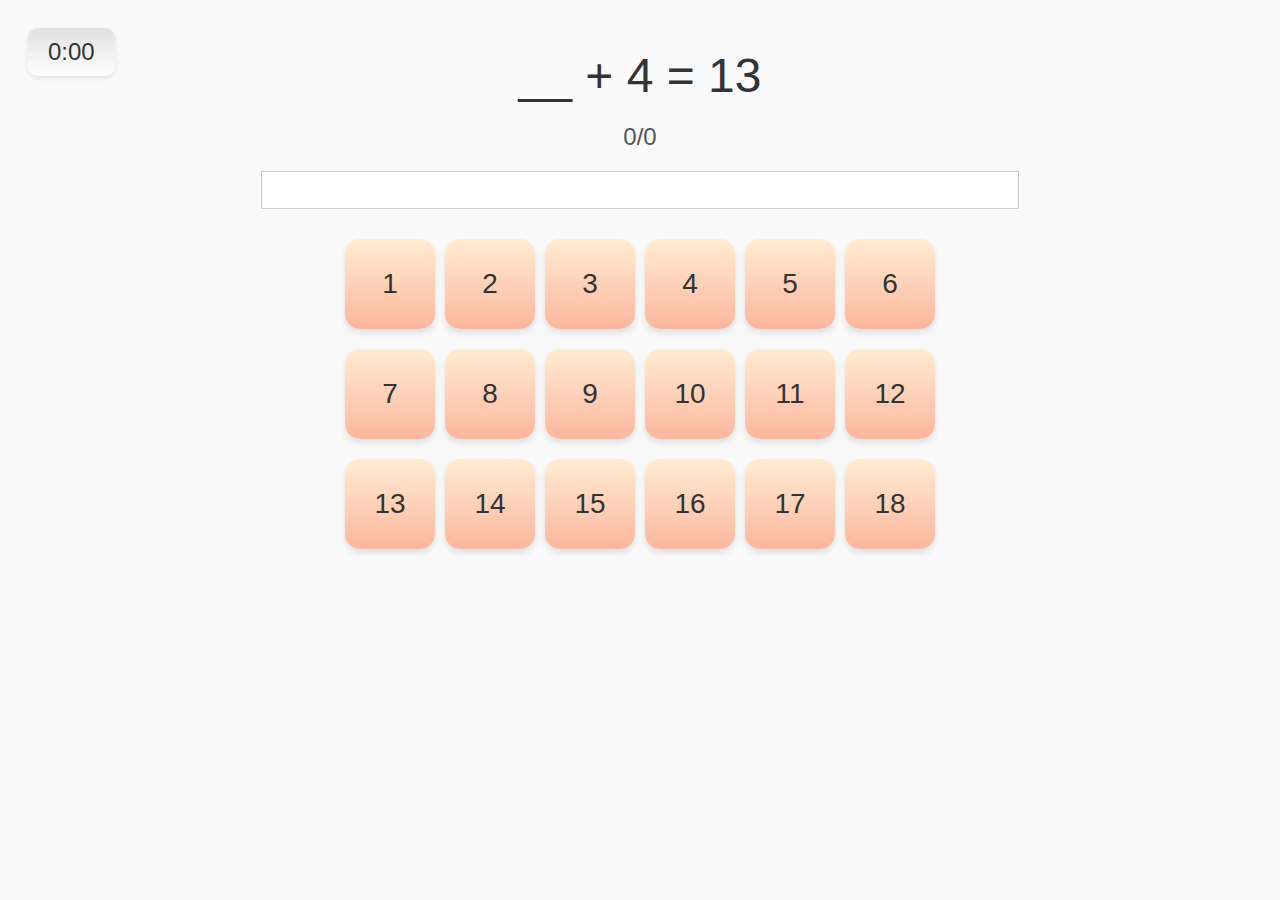
<file: Teen pairs.html>
<!DOCTYPE html>
<html lang="en">
<head>
    <meta charset="UTF-8">
    <meta name="viewport" content="width=device-width, initial-scale=1.0">
    <title>Math Addition Game</title>
    <style>
        body {
            font-family: Arial, sans-serif;
            text-align: center;
            padding: 20px;
            background-color: #f9f9f9;
            position: relative; /* Added for positioning Next button and timer */
        }
        #problem {
            font-size: 48px;
            margin: 20px;
            color: #333;
        }
        #problem .answer {
            text-decoration: underline;
        }
        #score {
            font-size: 24px;
            margin: 10px;
            color: #555;
        }
        #feedback {
            font-size: 32px;
            margin: 20px;
            color: green;
        }
        #visualization {
            width: 720px; /* Increased from 600px to 720px */
            margin: 20px auto;
            border: 1px solid #ccc;
            padding: 18px;
            background-color: #fff;
        }
        .row {
            display: flex;
            justify-content: center;
        }
        .cell {
            width: 66px;
            height: 66px;
            margin: 4.8px;
            border: 1px solid #eee;
        }
        .block {
            border-radius: 5px;
            box-shadow: 0 2px 4px rgba(0,0,0,0.2);
        }
        #label-row {
            display: flex;
            justify-content: space-around;
            width: 720px;
            margin: 0 auto 6px;
        }
        #label-row span {
            width: 66px;
            text-align: center;
            font-size: 21.6px;
            color: #333;
        }
        #buttons {
            display: flex;
            flex-direction: column;
            align-items: center;
            max-width: 600px;
            margin: 0 auto;
        }
        .button-row {
            display: flex;
            justify-content: center;
            margin: 5px 0;
        }
        button {
            width: 90px;
            height: 90px;
            font-size: 28px;
            margin: 5px;
            border: none;
            border-radius: 15px;
            background: linear-gradient(#ffecd1, #fcb69f);
            color: #333;
            cursor: pointer;
            box-shadow: 0 4px 6px rgba(0,0,0,0.1);
            transition: transform 0.2s, background 0.2s;
        }
        button:hover {
            background: linear-gradient(#fcb69f, #ffecd1);
            transform: scale(1.05);
        }
        #next {
            position: absolute;
            top: 20px;
            right: 20px; /* Reset to original position */
            width: auto;
            font-size: 24px;
            padding: 15px 60px;
            margin: 0;
            border-radius: 10px;
            background: linear-gradient(#a1c4fd, #c2e9fb);
            color: #333;
            border: none;
            cursor: pointer;
            box-shadow: 0 4px 6px rgba(0,0,0,0.1);
            transition: transform 0.2s, background 0.2s;
            white-space: normal;
            display: none; /* Controlled by JavaScript */
        }
        #next:hover {
            background: linear-gradient(#c2e9fb, #a1c4fd);
            transform: scale(1.05);
        }
        #timer {
            position: absolute;
            top: 20px;
            left: 20px; /* Moved to upper left-hand corner */
            font-size: 24px;
            color: #333;
            background: linear-gradient(#e0e0e0, #ffffff);
            padding: 10px 20px;
            border-radius: 10px;
            box-shadow: 0 2px 4px rgba(0,0,0,0.1);
        }
    </style>
</head>
<body>
    <div id="problem"></div>
    <div id="score">0/0</div>
    <div id="feedback"></div>
    <div id="visualization"></div>
    <button id="next" style="display:none;">Next</button>
    <div id="buttons"></div>
    <div id="timer">0:00</div>

    <script>
        let correct = 0;
        let total = 0;
        let a, b, formatType;
        const vis = document.getElementById('visualization');
        const nextBtn = document.getElementById('next');
        const buttonsDiv = document.getElementById('buttons');
        const timerDisplay = document.getElementById('timer');
        let startTime = Date.now();
        let timer;

        nextBtn.onclick = function() {
            newProblem();
            nextBtn.style.display = 'none';
            buttonsDiv.style.display = '';
        };

        // Define the 20 specific addition pairs that sum to more than 10
        const additionPairs = [
            [9, 2], [8, 3], [7, 4], [6, 5],
            [9, 3], [8, 4], [7, 5], [6, 6],
            [9, 4], [8, 5], [7, 6],
            [9, 5], [8, 6], [7, 7],
            [8, 7], [9, 6],
            [8, 8],
            [9, 7],
            [9, 8],
            [9, 9]
        ];

        let currentCycle = [];
        let cycleIndex = 0;

        function initializeNewCycle() {
            // Create a copy of all pairs and shuffle them
            currentCycle = [...additionPairs];
            // Fisher-Yates shuffle
            for (let i = currentCycle.length - 1; i > 0; i--) {
                const j = Math.floor(Math.random() * (i + 1));
                [currentCycle[i], currentCycle[j]] = [currentCycle[j], currentCycle[i]];
            }
            cycleIndex = 0;
        }

        function getNextPair() {
            if (cycleIndex >= currentCycle.length) {
                initializeNewCycle();
            }
            const pair = currentCycle[cycleIndex];
            cycleIndex++;
            return pair;
        }

        function updateTimer() {
            const elapsed = Math.floor((Date.now() - startTime) / 1000); // Time in seconds
            const minutes = Math.floor(elapsed / 60);
            const seconds = elapsed % 60;
            timerDisplay.textContent = `${minutes}:${seconds < 10 ? '0' : ''}${seconds}`;
        }

        function startTimer() {
            timer = setInterval(updateTimer, 1000);
            updateTimer(); // Initial call to set timer immediately
        }

        function newProblem() {
            // Get the next pair from our systematic cycle
            const pair = getNextPair();
            a = pair[0];
            b = pair[1];
            
            const sum = a + b;
            const rand = Math.random();
            if (rand < 0.33) {
                formatType = 1; // a + b = __
                document.getElementById('problem').innerText = a + ' + ' + b + ' = __';
            } else if (rand < 0.66) {
                formatType = 2; // __ + b = sum
                document.getElementById('problem').innerText = '__ + ' + b + ' = ' + sum;
            } else {
                formatType = 3; // a + __ = sum
                document.getElementById('problem').innerText = a + ' + __ = ' + sum;
            }
            document.getElementById('visualization').innerHTML = '';
            document.getElementById('feedback').innerText = '';
        }

        function checkAnswer(guess) {
            const sum = a + b;
            total++;
            let correctAnswer;
            if (formatType === 1) {
                correctAnswer = sum;
                if (guess === correctAnswer) {
                    correct++;
                    document.getElementById('feedback').innerText = 'Correct!';
                    document.getElementById('feedback').style.color = 'green';
                } else {
                    document.getElementById('feedback').innerText = 'You selected ' + guess + ', the correct answer is ' + correctAnswer;
                    document.getElementById('feedback').style.color = 'red';
                }
                document.getElementById('problem').innerHTML = a + ' + ' + b + ' = <span class="answer">' + correctAnswer + '</span>';
            } else if (formatType === 2) {
                correctAnswer = a;
                if (guess === correctAnswer) {
                    correct++;
                    document.getElementById('feedback').innerText = 'Correct!';
                    document.getElementById('feedback').style.color = 'green';
                } else {
                    document.getElementById('feedback').innerText = 'You selected ' + guess + ', the correct answer is ' + correctAnswer;
                    document.getElementById('feedback').style.color = 'red';
                }
                document.getElementById('problem').innerHTML = '<span class="answer">' + correctAnswer + '</span> + ' + b + ' = ' + sum;
            } else {
                correctAnswer = b;
                if (guess === correctAnswer) {
                    correct++;
                    document.getElementById('feedback').innerText = 'Correct!';
                    document.getElementById('feedback').style.color = 'green';
                } else {
                    document.getElementById('feedback').innerText = 'You selected ' + guess + ', the correct answer is ' + correctAnswer;
                    document.getElementById('feedback').style.color = 'red';
                }
                document.getElementById('problem').innerHTML = a + ' + <span class="answer">' + correctAnswer + '</span> = ' + sum;
            }
            document.getElementById('score').innerText = correct + '/' + total;
            visualize();
            nextBtn.style.display = 'block';
            buttonsDiv.style.display = 'none';
        }

        function visualize() {
            vis.innerHTML = '';
            const sum = a + b;
            let labelRow = document.createElement('div');
            labelRow.id = 'label-row';
            for (let i = 1; i <= 10; i++) {
                let label = document.createElement('span');
                label.innerText = i;
                labelRow.appendChild(label);
            }
            vis.appendChild(labelRow);

            let row1 = document.createElement('div');
            row1.className = 'row';
            let row2 = document.createElement('div');
            row2.className = 'row';
            let pos = 1;

            // Fill row 1
            for (let c = 0; c < 10; c++) {
                let cell = document.createElement('div');
                cell.className = 'cell';
                if (pos <= sum) {
                    cell.style.backgroundColor = pos <= a ? 'purple' : 'teal';
                    cell.classList.add('block');
                }
                row1.appendChild(cell);
                pos++;
            }

            // Fill row 2
            for (let c = 0; c < 10; c++) {
                let cell = document.createElement('div');
                cell.className = 'cell';
                if (pos <= sum) {
                    cell.style.backgroundColor = pos <= a ? 'purple' : 'teal';
                    cell.classList.add('block');
                }
                row2.appendChild(cell);
                pos++;
            }

            vis.appendChild(row1);
            vis.appendChild(row2);
        }

        // Create buttons 1-18 in three rows
        const buttonsContainer = document.getElementById('buttons');
        for (let row = 0; row < 3; row++) {
            const buttonRow = document.createElement('div');
            buttonRow.className = 'button-row';
            for (let i = row * 6 + 1; i <= (row + 1) * 6 && i <= 18; i++) {
                const btn = document.createElement('button');
                btn.innerText = i;
                btn.onclick = () => checkAnswer(i);
                buttonRow.appendChild(btn);
            }
            buttonsContainer.appendChild(buttonRow);
        }

        // Start the game and timer
        initializeNewCycle(); // Initialize the first cycle of pairs
        newProblem();
        startTimer();
    </script>
</body>
</html>
</file>
